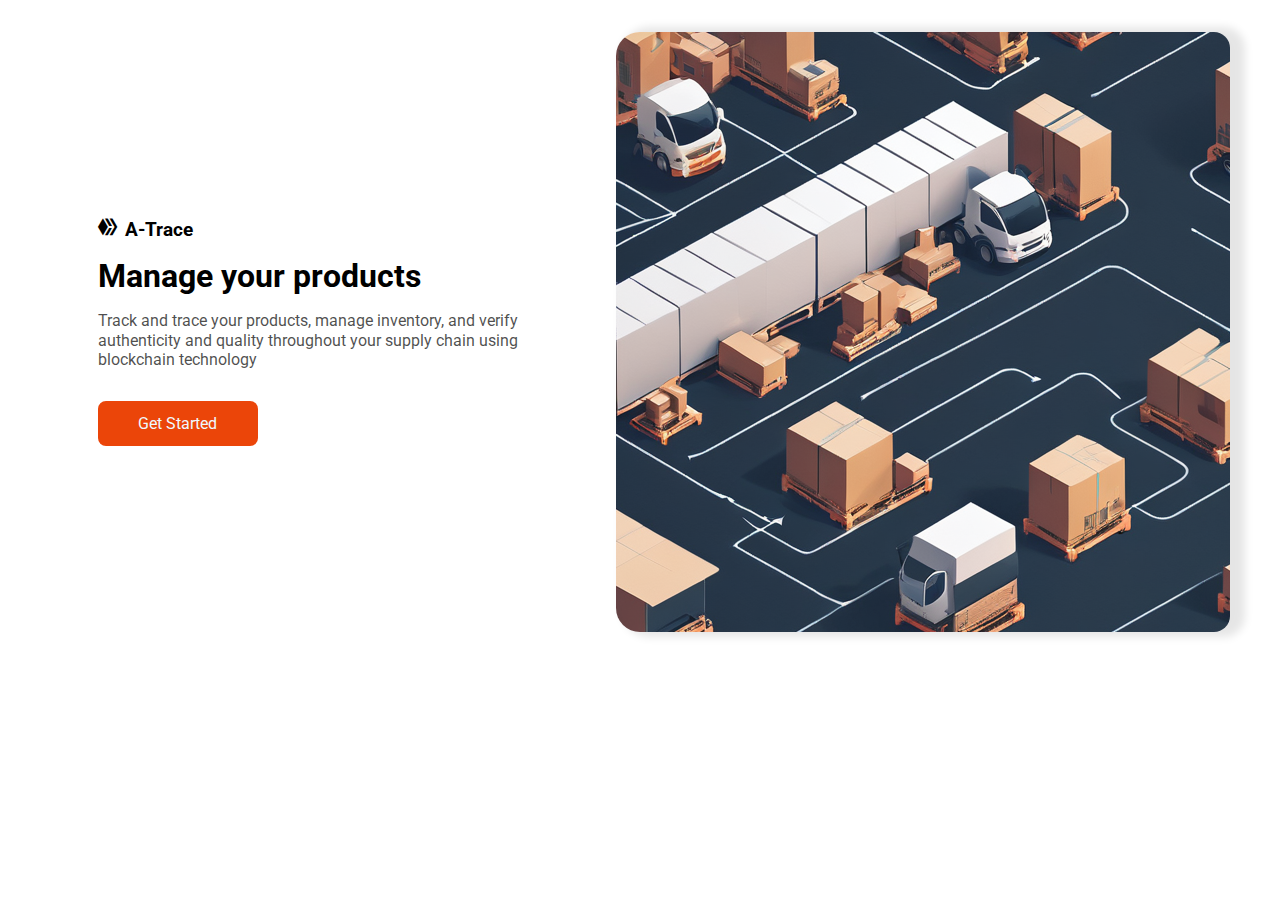
<file: index.html>
<!DOCTYPE html>
<html lang="en">
<head>
    <meta charset="UTF-8">
    <meta name="viewport" content="width=device-width, initial-scale=1.0">
    <title>A-Trace</title>
    <link rel="stylesheet" href="style.css">
    <link rel="stylesheet" href="https://cdnjs.cloudflare.com/ajax/libs/font-awesome/6.4.2/css/all.min.css">
</head>
<body>
    <section>
        <div class="main-container">
            <div class="left-container">
                <h3 class="logo"><i class="fa-brands fa-hive"></i>A-Trace</h3>
                <h1 class="utility-header">Manage your products</h1>
                <p class="utility-paragraph">Track and trace your products, manage inventory, and verify authenticity and quality throughout your supply chain using blockchain technology</p>

                <a href="landing-page.html" class="track-btn">Get Started</a>
            </div>
            <div class="right-container">
            </div>
        </div>
    </section>
</body>
</html>
</file>
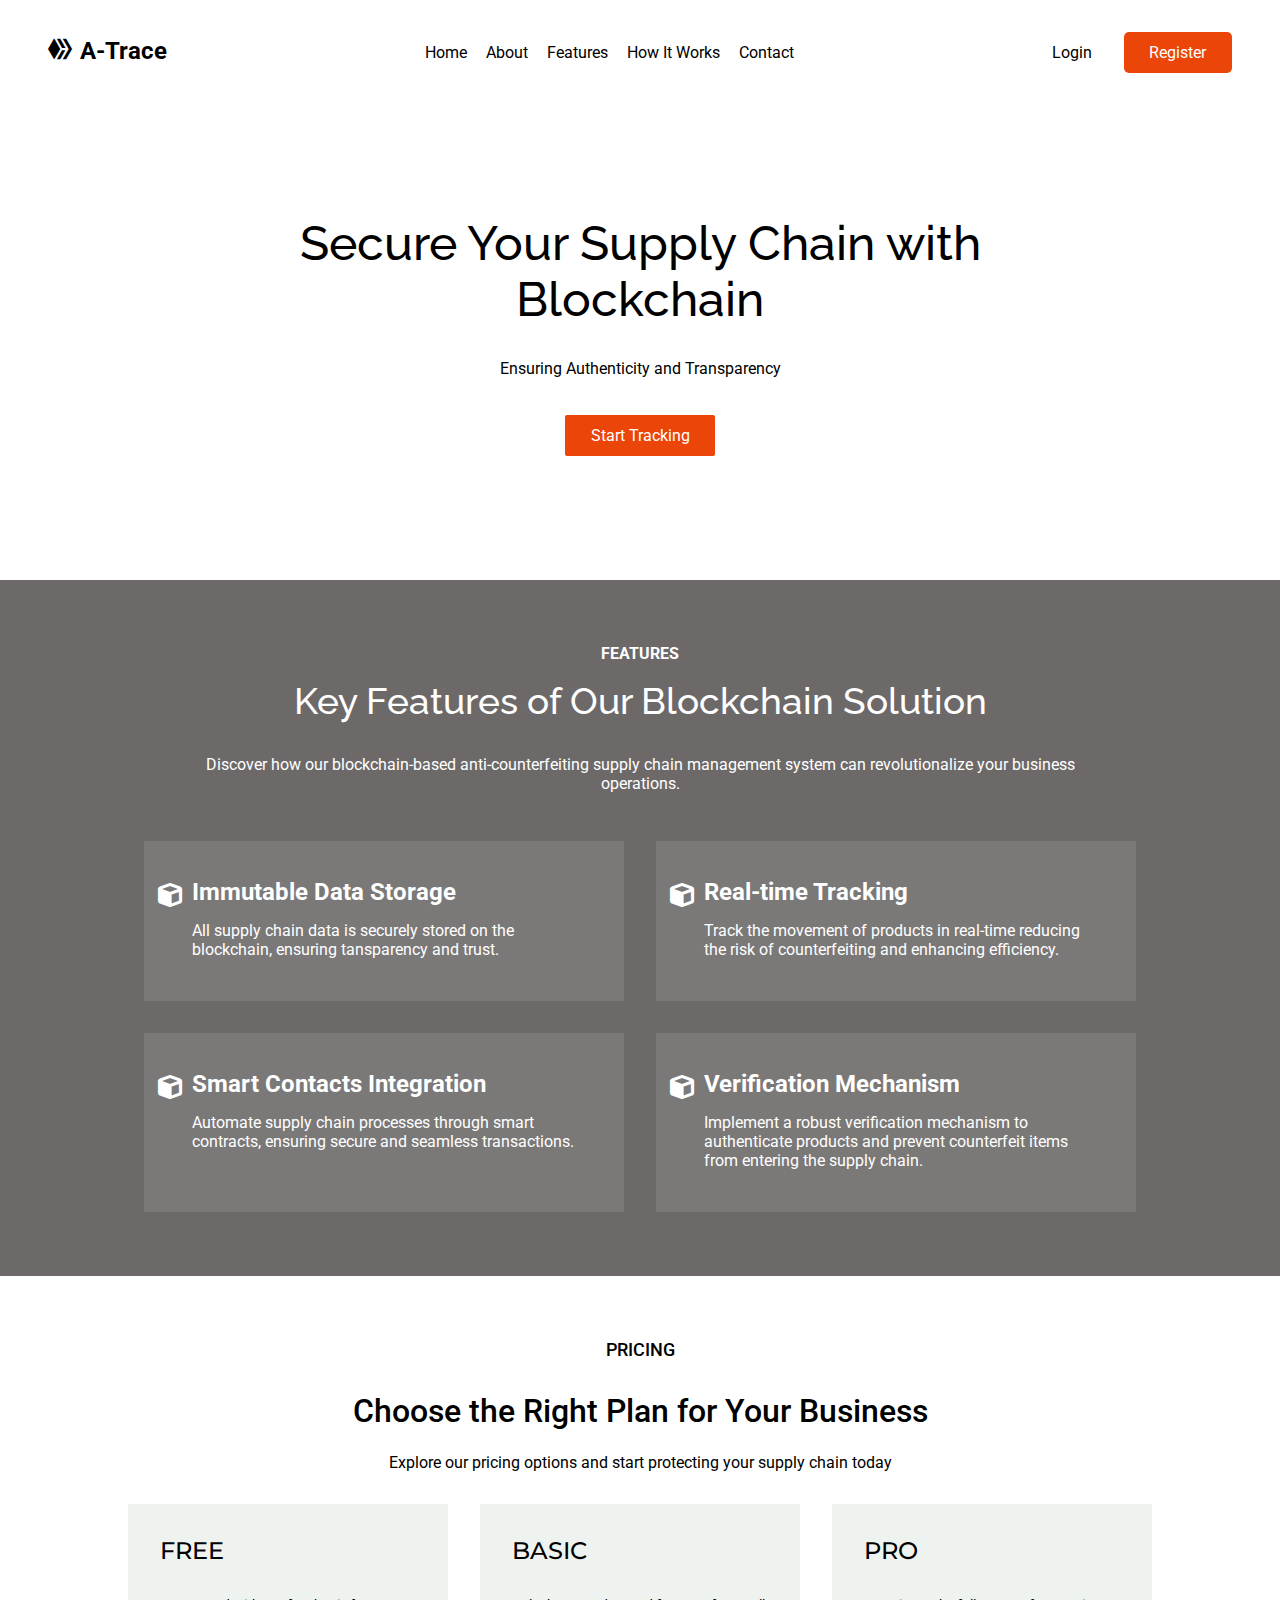
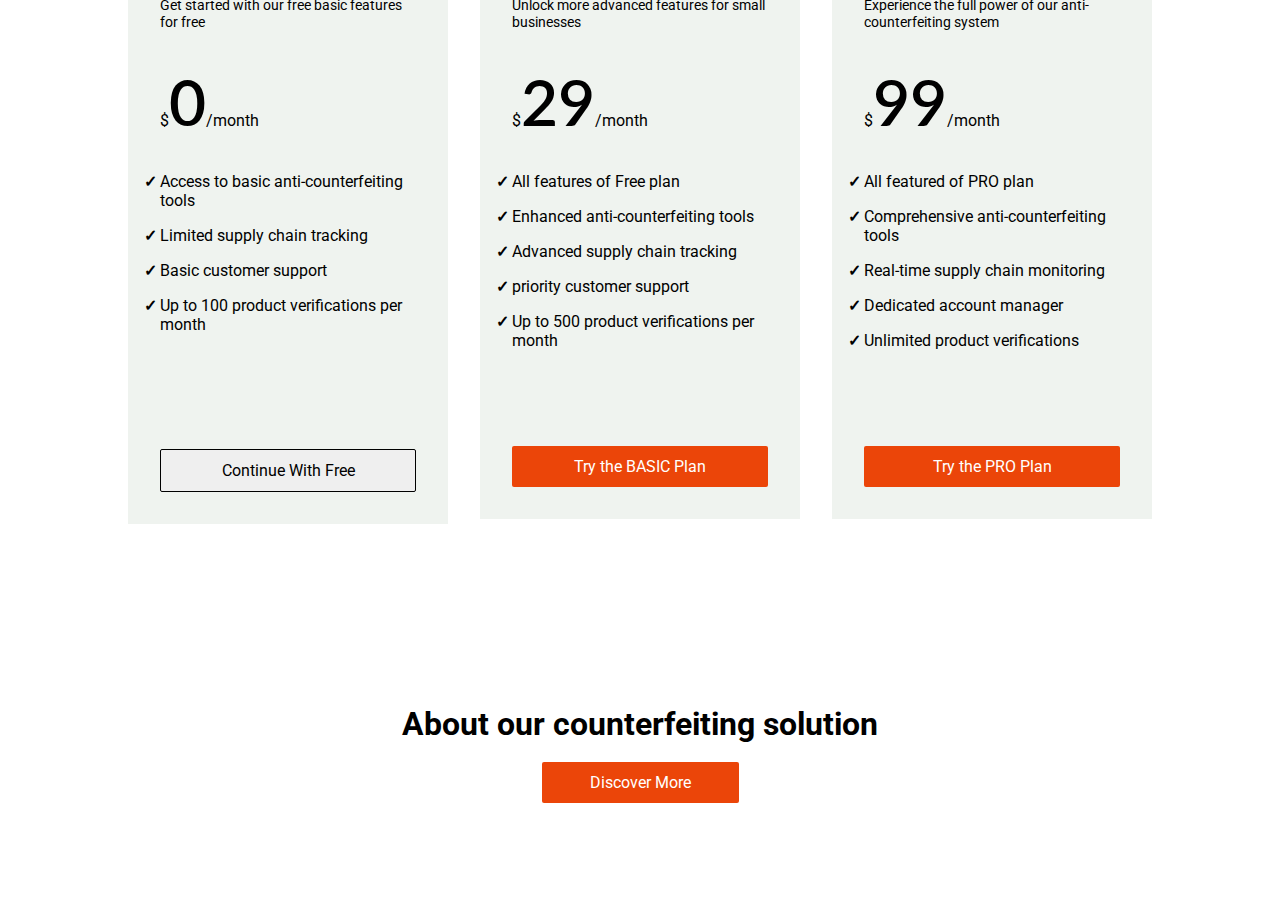
<file: landing-page.html>
<!DOCTYPE html>
<html lang="en">
<head>
    <meta charset="UTF-8">
    <meta name="viewport" content="width=device-width, initial-scale=1.0">
    <title>A-Trace</title>
    <link rel="stylesheet" href="landing-page.css">
    <link rel="stylesheet" href="https://cdnjs.cloudflare.com/ajax/libs/font-awesome/6.4.2/css/all.min.css">
</head>
<body>
    <header>
        <nav>
            <h3 class="logo"><i class="fa-brands fa-hive"></i>A-Trace</h3>
            <li class="nav-link">
                <a href="#">Home</a>
                <a href="#">About</a>
                <a href="#">Features</a>
                <a href="#">How It Works</a>
                <a href="#">Contact</a>
            </li>

            <span class="user-access">
                <a href="user-form.html#login" class="login-btn">Login</a>
                <a href="user-form.html#signup" class="register-btn">Register</a>
            </span>
        </nav>
    </header>
    <section class="landing-container">
        <div class="landing-container-div">
            <h1 class="msg">Secure Your Supply Chain with Blockchain</h1>
            <p>Ensuring Authenticity and Transparency</p>

            <span>
                <a href="#" class="landing-container-btn">Start Tracking</a>
            </span>
        </div>
    </section>
    <section class="landing-container-2">
        <div class="landing-container-div-2">
            <h4 class="heading-1">FEATURES</h4>
            <h1 class="heading-2">Key Features of Our Blockchain Solution</h1>

            <p>Discover how our blockchain-based anti-counterfeiting supply chain management system can revolutionalize your business operations.</p>
        </div>
        <div class="feature-container">
            <div class="feature-1">
           <span class="icon"><i class="fa-solid fa-cube"></i> <h2 class="feature-header-1"> Immutable Data Storage</h2></span> <br>
                <p>All supply chain data is securely stored on the blockchain, ensuring tansparency and trust.</p>
            </div>
            <div class="feature-2">
                <span class="icon"><i class="fa-solid fa-cube"></i><h2 class="feature-header-2">Real-time Tracking</h2></span><br>
                <p>Track the movement of products in real-time reducing the risk of counterfeiting and enhancing efficiency.</p>
            </div>
            <div  class="feature-3">
            <span class="icon"><i class="fa-solid fa-cube"></i><h2 class="feature-header-3"> Smart Contacts Integration</h2></span><br>
                <p>Automate supply chain processes through smart contracts, ensuring secure and seamless transactions.</p>
            </div>
            <div class="feature-4">
                <span class="icon"><i class="fa-solid fa-cube"></i><h2 class="feature-header-4"> Verification Mechanism</h2></span><br>
                <p>Implement a robust verification mechanism to authenticate products and prevent counterfeit items from entering the supply chain.</p>
            </div>
        </div>
    </section>
    <section class="landing-container-3">
        <div class="landing-container-div-3">
            <h2 class="pricing-header">PRICING</h2>
            <h1 class="pricing-header-2">Choose the Right Plan for Your Business</h1>
            <p class="pricing-paragraph">Explore our pricing options and start protecting your supply chain today</p>
        </div>
        <div class="pricing-container">
            <div class="pricing-container-1">
                <h2>FREE</h2>
                <p class="plan-desc">Get started with our free basic features for free</p>
                <p>$<span class="amount">0</span>/month</p>
                
                <ul class="list-1 list">
                    <li>Access to basic anti-counterfeiting tools</li>
                    <li>Limited supply chain tracking</li>
                    <li>Basic customer support</li>
                    <li>Up to 100 product verifications per month</li>
                </ul>

                <button type="button" class="free-btn">Continue With Free</button>
            </div>
            <div class="pricing-container-2">
                <h2>BASIC</h2>
                <p class="plan-desc">Unlock more advanced features for small businesses</p>
                <p class="price">$<span class="amount">29</span>/month</p>

                <ul class="list-2 list">
                    <li>All features of Free plan</li>
                    <li>Enhanced anti-counterfeiting tools</li>
                    <li>Advanced supply chain tracking</li>
                    <li>priority customer support</li>
                    <li>Up to 500 product verifications per month</li>
                </ul>
                <button type="button" class="basic-btn">Try the BASIC Plan</button>
            </div>
            <div class="pricing-container-3">
                <h2>PRO</h2>
                <p class="plan-desc">Experience the full power of our anti-counterfeiting system</p>
                <p>$<span class="amount">99</span>/month</p>

                <ul class="list-3 list">
                    <li>All featured of PRO plan</li>
                    <li>Comprehensive anti-counterfeiting tools</li>
                    <li>Real-time supply chain monitoring</li>
                    <li>Dedicated account manager</li>
                    <li>Unlimited product verifications</li>
                </ul>
                <button type="button" class="pro-btn">Try the PRO Plan</button>
            </div>
        </div>
    </section>
    <section class="landing-container-4">
        <div class="closing-container">
            <h1>About our counterfeiting solution</h1><br>
            <button type="button">Discover More</button>
        </div>
    </section>
    <footer>
        
    </footer>
</body>

<!-- JavaScript -->
<script>
    document.addEventListener("DOMContentLoaded", function () {
        const linkToCheckedCheckbox = document.getElementById("linkToCheckedCheckbox");

        linkToCheckedCheckbox.addEventListener("click", function (event) {
            event.preventDefault(); // Prevent the default action of the link

            // Check which checkbox is checked
            const checkboxes = document.querySelectorAll("input[type='checkbox']");
            let checkedCheckboxId = "";
            checkboxes.forEach(function (checkbox) {
                if (checkbox.checked) {
                    checkedCheckboxId = checkbox.id;
                }
            });

            // Construct the link dynamically with the ID of the checked checkbox
            if (checkedCheckboxId !== "") {
                const link = "target-page.html#" + checkedCheckboxId;
                window.location.href = link;
            }
        });
    });
</script>

</html>
</file>
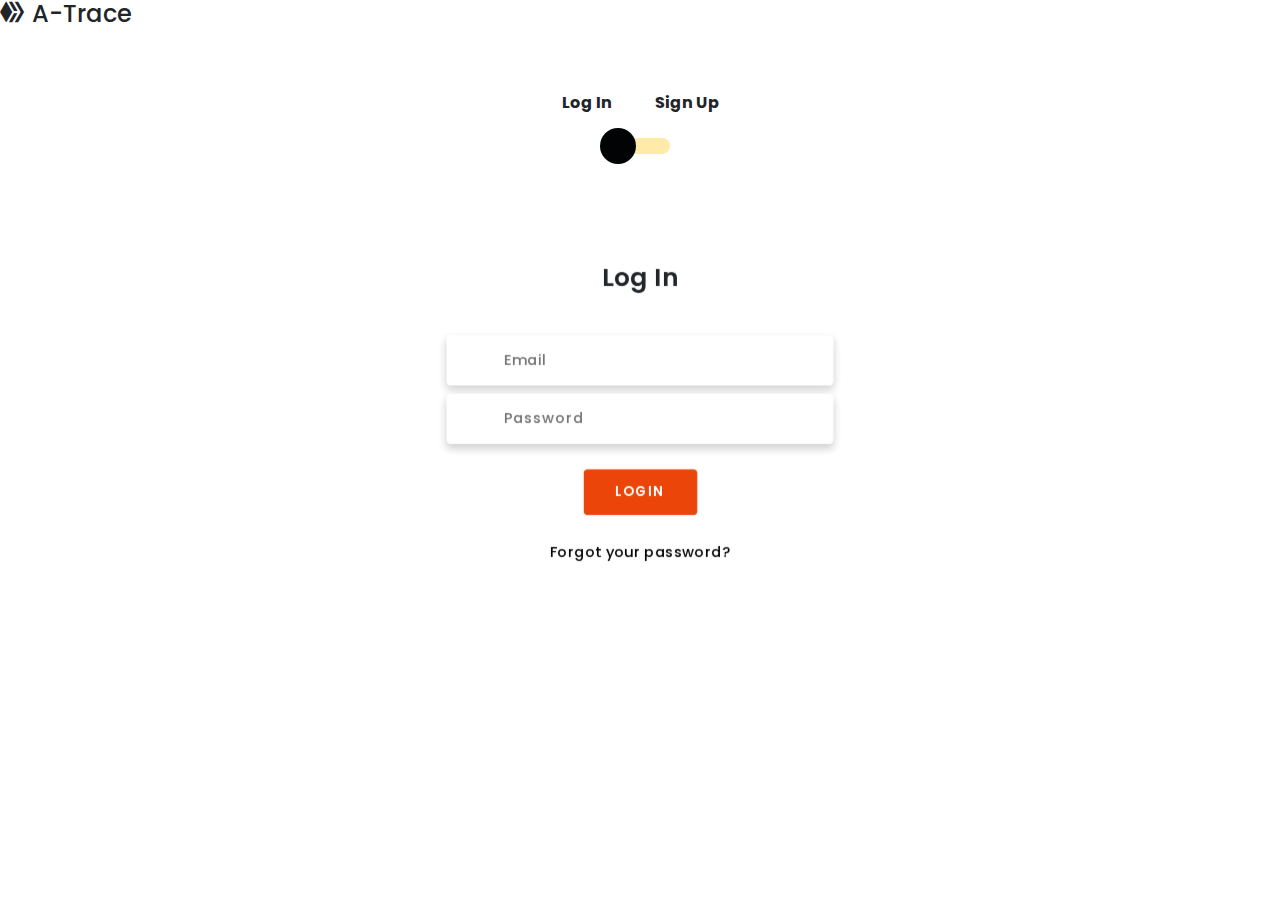
<file: user-form.html>
<!doctype html>
<html lang="en">

<head>
    <title>A - Trace</title>
    <meta charset="utf-8">
    <meta name="viewport" content="width=device-width, initial-scale=1, shrink-to-fit=no">
    <link rel="stylesheet" href="https://unicons.iconscout.com/release/v2.1.9/css/unicons.css">
    <link rel="stylesheet" href="https://cdnjs.cloudflare.com/ajax/libs/twitter-bootstrap/4.5.0/css/bootstrap.min.css">
    <link rel="stylesheet" href="user-form.css">
    <link rel="stylesheet" href="https://cdnjs.cloudflare.com/ajax/libs/font-awesome/6.4.2/css/all.min.css">
</head>

<body>
    <h3 class="logo"><i class="fa-brands fa-hive"></i>A-Trace</h3>
    <div class="section">
        <div class="container">
            <div class="row full-height justify-content-center">
                <div class="col-12 text-center align-self-center py-5">
                    <div class="section pb-5 pt-5 pt-sm-2 text-center">
                        <h6 class="mb-0 pb-3"><span id="login">Log In </span><span id="signup">Sign Up</span></h6>
                        <input class="checkbox" type="checkbox" id="reg-log" name="reg-log" />
                        <label for="reg-log"></label>
                        <div class="card-3d-wrap mx-auto">
                            <div class="card-3d-wrapper">
                                <div class="card-front" >
                                    <div class="center-wrap" >
                                        <div class="section text-center">
                                            <h4 class="mb-4 pb-3">Log In</h4>
                                            <div class="form-group" >
                                                <input type="email" class="form-style" placeholder="Email">
                                                <i class="input-icon uil uil-at"></i>
                                            </div>
                                            <div class="form-group mt-2">
                                                <input type="password" class="form-style" placeholder="Password">
                                                <i class="input-icon uil uil-lock-alt"></i>
                                            </div>
                                            <a href="#" class="btn mt-4">Login</a>
                                            <p class="mb-0 mt-4 text-center"><a href="#" class="link">Forgot your
                                                    password?</a></p>
                                        </div>
                                    </div>
                                </div>
                                <div class="card-back" >
                                    <div class="center-wrap">
                                        <div class="section text-center">
                                            <h4 class="mb-3 pb-3">Sign Up</h4>
                                            <div class="form-group" >
                                                <input type="text" class="form-style" placeholder="Full Name">
                                                <i class="input-icon uil uil-user"></i>
                                            </div>
                                            <div class="form-group mt-2">
                                                <input type="tel" class="form-style" placeholder="Phone Number">
                                                <i class="input-icon uil uil-phone"></i>
                                            </div>
                                            <div class="form-group mt-2">
                                                <input type="email" class="form-style" placeholder="Email">
                                                <i class="input-icon uil uil-at"></i>
                                            </div>
                                            <div class="form-group mt-2">
                                                <input type="password" class="form-style" placeholder="Password">
                                                <i class="input-icon uil uil-lock-alt"></i>
                                            </div>
                                            <a href="#" class="btn mt-4" >Register</a>
                                        </div>
                                    </div>
                                </div>
                            </div>
                        </div>
                    </div>
                </div>
            </div>
        </div>
    </div>
</body>

</html>
</file>
<file: style.css>
@import url('https://fonts.googleapis.com/css2?family=Roboto+Mono:wght@100&family=Roboto:ital,wght@0,100;0,300;0,400;0,500;0,700;0,900;1,100;1,300;1,400;1,500;1,700;1,900&display=swap');

*{
    box-sizing: border-box;
    margin: 0;
    padding: 0;
    scroll-behavior: smooth;
    font-family: "Roboto", sans-serif;
    font-style: normal;
}
:root {

}

.main-container{
    display: flex;
    justify-content: center;
    flex-wrap: wrap;
    margin-top: 2rem;
    
}
.left-container{
    display: flex;
    flex-direction: column;
    justify-content: center;
    flex-wrap: wrap;
    width: 48%;
    height: 600px;
    border-radius: 1.5rem;
    padding-left: 3rem;
}
.right-container{
    width: 48%;
    margin-left: -3rem;
    border-radius: 1.5rem 1rem 1rem 1.5rem;
    box-shadow: 10px 0 8px 5px rgba(0, 0, 0, 0.1);
    background: rgba(0, 0, 0, 0.1);
    display: flex;
    justify-content: center;
    background: url("./Images/right-container-3.png");
    align-items: center;
}

.utility-header{
    font-size:2rem;
    padding-top: 1rem;
    padding-bottom: 1rem;
}
.utility-paragraph{
    color: rgba(0, 0, 0, 0.7);
    padding-bottom: 2rem;
    padding-right: 6rem;
    line-height: 1.2rem;
}

.track-btn{
    position: relative;
    text-decoration: none;
    color: #f0f8ff;
    padding: .8rem 1.5rem;
    background: rgb(235, 69, 9);
    width: 10rem;
    border-radius: .5rem;
    text-align: center;
}
.logo {
    font-size: 1.2rem;
    display: flex;
    gap: .5rem;
}

@media (max-width: 905px){
    .right-container{
        display: none;
    }
    .main-container{
        margin: 0;
    }
    .left-container {
        background: url("./Images/right-container-3.png");
        position: fixed;
        top: 0;
        left: 0;
        width: 100%;
        height: 100%;
        width: 100%;
        border-radius: 0;
        background-blend-mode: multiply;
        background-color: rgba(0, 0, 0, 0.7);
        padding-left: 1rem;

    }
    h1, h3, p, .utility-paragraph{
        color: #f0f8ff;
    }
    .utility-paragraph{
        padding-right: 1.3rem;
        color: rgba(255, 255, 255, 0.9);
        line-height: 1.5rem;
    }
    .track-btn{
        font-size: 1.1rem;
    }
    .logo{
        font-size: 1.2rem;
    }
}
</file>
<file: landing-page.css>
@import url('https://fonts.googleapis.com/css2?family=Roboto+Mono:wght@100&family=Roboto:ital,wght@0,100;0,300;0,400;0,500;0,700;0,900;1,100;1,300;1,400;1,500;1,700;1,900&display=swap');
@import url('https://fonts.googleapis.com/css2?family=Raleway:ital,wght@0,100..900;1,100..900&family=Roboto+Mono:wght@100&family=Roboto:ital,wght@0,100;0,300;0,400;0,500;0,700;0,900;1,100;1,300;1,400;1,500;1,700;1,900&display=swap');
@import url('https://fonts.googleapis.com/css2?family=Lato:ital,wght@0,100;0,300;0,400;0,700;0,900;1,100;1,300;1,400;1,700;1,900&display=swap');
@import url('https://fonts.googleapis.com/css2?family=Lato:ital,wght@0,100;0,300;0,400;0,700;0,900;1,100;1,300;1,400;1,700;1,900&family=Montserrat:ital,wght@0,100..900;1,100..900&display=swap');
* {
    box-sizing: border-box;
    margin: 0;
    padding: 0;
    scroll-behavior: smooth;
    font-family: "Roboto", sans-serif;
    font-style: normal;
}
nav{
    position: fixed;
    top: 0;
    right: 0;
    left: 0;
    display: flex;
    flex-direction: row;
    align-items: center;
    justify-content: space-between;
    padding: 2rem 3rem;
    align-items: baseline;
    z-index: 999;
    background: #ffffff;
}
.logo {
    font-size: 1.5rem;
    display: flex;
    gap: .5rem;
}

li{
    list-style: none;
}
a{
    text-decoration: none;
}
.nav-link{
    display: flex;
    gap: 1.2rem;
}
a{
    color: black;
}
.user-access{
    display: flex;
    gap: 2rem;
    align-items: baseline;
}


.register-btn{
    padding:.7rem 1.6rem ;
    background: rgb(235, 69, 9);
    color: #ffffff;
    border-radius: 5px;
}

.register-btn:hover{
    background: rgba(0, 0, 0, 0.1);
    color: black;
    transition: background .3s;
}
.landing-container{
    margin-top: 80px;
    display: flex;
    justify-content: center;
    height: 500px;
    width: 100%;
    align-items: center;
    /* border-bottom: 1px solid; */
}
.landing-container-div{
    width: 60%;
    text-align: center;
}
.landing-container-div p{
    padding-bottom: 3rem;
}
.landing-container-btn{
    padding: .7rem 1.6rem;
    background: rgb(235, 69, 9);
    color: #ffffff;
    border-radius: 2px;
    }
    .landing-container-btn:hover{
        background: rgba(0, 0, 0, 0.2);
        color: black;
        transition: background .3s;
    }
.msg{
    font-size: 3rem;
    font-family: "Raleway", sans-serif;
    font-optical-sizing: auto;
    font-style: normal;
    font-weight: 500;
    padding-bottom: 2rem;
}
.landing-container-2{
    background: #6d6969;
    width: 100%;
    height: auto;
    display: flex;
    flex-direction: column;
    justify-content: center;
    
}
.landing-container-div-2{
    width: 70%;
    text-align: center;
    color: #ffffff;
    margin: auto;
    padding-top: 4rem;
}
.heading-1{
    padding-bottom: 1rem;
}
.heading-2{
    font-size: 2.3rem;
    padding-bottom: 2rem;
    font-family: "Raleway", sans-serif;
    font-optical-sizing: auto;
    font-style: normal;
    font-weight: 500;
    padding-bottom: 2rem;
}
.feature-container{
    width: 90%;
    display: flex;
    margin: auto auto;
    flex-wrap: wrap;
    gap: 2rem;
    margin-top: 3rem;
    justify-content: center;
    padding-bottom: 4rem;
}
.feature-1, .feature-2, .feature-3, .feature-4{
    width: 480px;
    position: relative;
    padding: 2.6rem 2rem 2.6rem 3rem;
    background: rgba(255, 255, 255, 0.1);
    color: #ffffff;
    line-height: 1.2rem;
} 
.icon{
    display: flex;
    align-items: baseline;
    gap: 2rem;
}
.icon i{
    position: absolute;
    left: 14px;
    font-size: 1.5rem;
}

.landing-container-div-3{
    width: 70%;
    text-align: center;
    margin: auto;
    padding-top: 4rem;
}
.pricing-header{
    font-size: 1.1rem;
    font-weight: 500;
    padding-bottom: 2rem;
}
.pricing-header-2{
    font-size: 2rem;
    font-weight: 500;
    padding-bottom: 1.4rem;
}
.pricing-container{
    width: 80%;
    display: flex;
    height: auto;
    margin: auto auto;
    align-items: baseline;
    /* flex-wrap: wrap; */
    justify-content: center;
    gap: 2rem;
    padding-top: 2rem;
}
.pricing-container-1, .pricing-container-2, .pricing-container-3{
    padding: 2rem 2rem;
    width: 35%;
    height: auto;
    background: rgba(177, 194, 177, 0.2);
}
.pricing-container h2{
    font-weight: 500;
    font-family: "Montserrat", sans-serif;
    font-optical-sizing: auto;
    font-style: normal;
}
.plan-desc{
    padding-top: 2rem;
    padding-bottom: 2rem;
    font-size: .9rem;
}
.list-1{
    padding-top: 2rem;
    padding-bottom: 6.2rem;
}
.list-2{
    padding-top: 2rem;
    padding-bottom: 5rem;
}
.list-3{
    padding-top: 2rem;
    padding-bottom: 5rem;
}
.list li{
    margin-bottom: 1rem;
}

.list li::before{
    content: "\2713";
    display: inline-block;
    width: 1em;
    margin-left: -1em;
    font-weight: 600;
}
.amount{
    font-weight: 600;
    font-size: 4rem;
    font-family: "Lato", sans-serif;
    font-style: normal;
}
.free-btn{
    padding: .7rem 3rem;
    border-radius: 2px;
    font-size: 1em;
    width: 100%;
    border: 1px solid black;
    cursor: pointer;
}

.basic-btn, .pro-btn{
    padding: .7rem 3rem;
    font-size: 1em;
    width: 100%;
    border-radius: 2px;
    background: rgb(235, 69, 9);
    color: #ffffff;
    border: none;
    cursor: pointer;
}

.landing-container-4 {
    margin-top: 80px;
    display: flex;
    justify-content: center;
    height: 300px;
    width: 100%;
    align-items: center;
}

.closing-container{
    width: 60%;
    text-align: center;
}
.closing-container button{
    padding: .7rem 3rem;
    font-size: 1em;
    border-radius: 2px;
    background: rgb(235, 69, 9);
    color: #ffffff;
    border: none;
    cursor: pointer;
}
.closing-container button:hover {
    background: rgba(0, 0, 0, 0.1);
    color: black;
    transition: background .3s;
}
@media (max-width: 905px) {
   .nav-link{
    display: none;
   }
   .user-access{
    display: none;
   }
   nav{
    padding: 1rem 1rem;
   }
   .logo {
    font-size: 1.4rem;
    display: flex;
    gap: .5rem;
   }
   .landing-container-div {
    width: 90%;
   }
   .msg {
    font-size: 2.5rem;
    padding-bottom: 1.4rem;
   }
   .landing-container {
    margin-top: 60px;
   }
   .feature-header-1, .feature-header-2,.feature-header-3, .feature-header-4{
    font-size: 1.3rem;
   }
   .icon i {
    position: absolute;
    left: 12px;
    font-size: 1.3rem;
   }
   .feature-1,
   .feature-2,
   .feature-3,
   .feature-4{
    width: 400px;
   }
   .landing-container-div-2 {
    width: 90%;
   }
   .landing-container-div-3 {
    width: 90%;
   }
   .pricing-header{
    padding-bottom: 1rem;
   }
   .pricing-header-2 {
    font-size: 1.5rem;
    font-weight: 500;
    padding-bottom: 1.4rem;
   }
  .pricing-container {
     flex-wrap: wrap;
  }
  .pricing-container-1,
  .pricing-container-2,
  .pricing-container-3{
    width: 400px;
  }
  .landing-container-4 {
      margin-top: 80px;
      display: flex;
      justify-content: center;
      height: 200px;
      width: 100%;
      align-items: center;

  }
  .closing-container {
      width: 80%;
      text-align: center;
  }
}

@media(min-width: 905px) and (max-width: 1100px){
    .pricing-container {
            flex-direction: column;
            align-items: center;
        }
    .pricing-container-1,
        .pricing-container-2,
        .pricing-container-3 {
            width: 500px;
        }
}
</file>
<file: user-form.css>
@import url('https://fonts.googleapis.com/css?family=Poppins:400,500,600,700,800,900');

body {
    font-family: 'Poppins', sans-serif;
    font-weight: 300;
    line-height: 1.7;
}

a:hover {
    text-decoration: none;
}

.logo {
    font-size: 1.5rem;
    display: flex;
    gap: .5rem;
}

.link {
    color: #000000;
}

.link:hover {
    color: rgb(110, 110, 112);
}

p {
    font-weight: 500;
    font-size: 14px;
}

h4 {
    font-weight: 600;
}

h6 span {
    padding: 0 20px;
    font-weight: 700;
}

.section {
    position: relative;
    width: 100%;
    display: block;
}

.full-height {
    height: 100%;
}

[type="checkbox"]:checked,
[type="checkbox"]:not(:checked) {
    display: none;
}

.checkbox:checked+label,
.checkbox:not(:checked)+label {
    position: relative;
    display: block;
    text-align: center;
    width: 60px;
    height: 16px;
    border-radius: 8px;
    padding: 0;
    margin: 10px auto;
    cursor: pointer;
    background-color: #ffeba7;
}

.checkbox:checked+label:before,
.checkbox:not(:checked)+label:before {
    position: absolute;
    display: block;
    width: 36px;
    height: 36px;
    border-radius: 50%;
    color: #ffeba7;
    background-color: #020305;
    font-family: 'unicons';
    content: '\eb4f';
    z-index: 20;
    top: -10px;
    left: -10px;
    line-height: 36px;
    text-align: center;
    font-size: 24px;
    transition: all 0.5s ease;
}

.checkbox:checked+label:before {
    transform: translateX(44px) rotate(-270deg);
}

.card-3d-wrap {
    position: relative;
    width: 440px;
    max-width: 100%;
    height: 400px;
    -webkit-transform-style: preserve-3d;
    transform-style: preserve-3d;
    perspective: 800px;
    margin-top: 60px;
}

.card-3d-wrapper {
    width: 100%;
    height: 100%;
    position: absolute;
    -webkit-transform-style: preserve-3d;
    transform-style: preserve-3d;
    transition: all 600ms ease-out;
}

.card-front,
.card-back {
    width: 100%;
    height: 100%;
    background-color: #ffffff;

    position: absolute;
    border-radius: 6px;
    -webkit-transform-style: preserve-3d;
}

.card-back {
    transform: rotateY(180deg);
}

.checkbox:checked~.card-3d-wrap .card-3d-wrapper {
    transform: rotateY(180deg);
}

.center-wrap {
    position: absolute;
    width: 100%;
    padding: 0 35px;
    top: 50%;
    left: 0;
    transform: translate3d(0, -50%, 35px) perspective(100px);
    z-index: 20;
    display: block;
}

.form-group {
    position: relative;
    display: block;
    margin: 0;
    padding: 0;
}

.form-style {
    padding: 13px 20px;
    padding-left: 55px;
    height: 48px;
    width: 100%;
    font-weight: 500;
    border-radius: 4px;
    font-size: 14px;
    line-height: 22px;
    letter-spacing: 0.5px;
    outline: none;
    color: #000000;
    border: none;
    -webkit-transition: all 200ms linear;
    transition: all 200ms linear;
    box-shadow: 0 4px 8px 0 rgba(21, 21, 21, .2);
}

.form-style:focus,
.form-style:active {
    border: none;
    outline: none;
    box-shadow: 0 4px 8px 0 rgba(21, 21, 21, .2);
}

.input-icon {
    position: absolute;
    top: 0;
    left: 18px;
    height: 48px;
    font-size: 24px;
    line-height: 48px;
    text-align: left;
    -webkit-transition: all 200ms linear;
    transition: all 200ms linear;
}

.btn {
    border-radius: 4px;
    height: 44px;
    font-size: 13px;
    font-weight: 600;
    text-transform: uppercase;
    -webkit-transition: all 200ms linear;
    transition: all 200ms linear;
    padding: 0 30px;
    letter-spacing: 1px;
    display: -webkit-inline-flex;
    display: -ms-inline-flexbox;
    display: inline-flex;
    align-items: center;
    background-color: rgb(235, 69, 9);
    color: #ffffff;
}

.btn:hover {
    background-color: #000000;
    color: #ffeba7;
    box-shadow: 0 8px 24px 0 rgba(16, 39, 112, .2);
}

@media (max-width: 905px) {
    body {
        /* margin-top: -rem; */
        overflow: hidden;
    }
}
</file>
